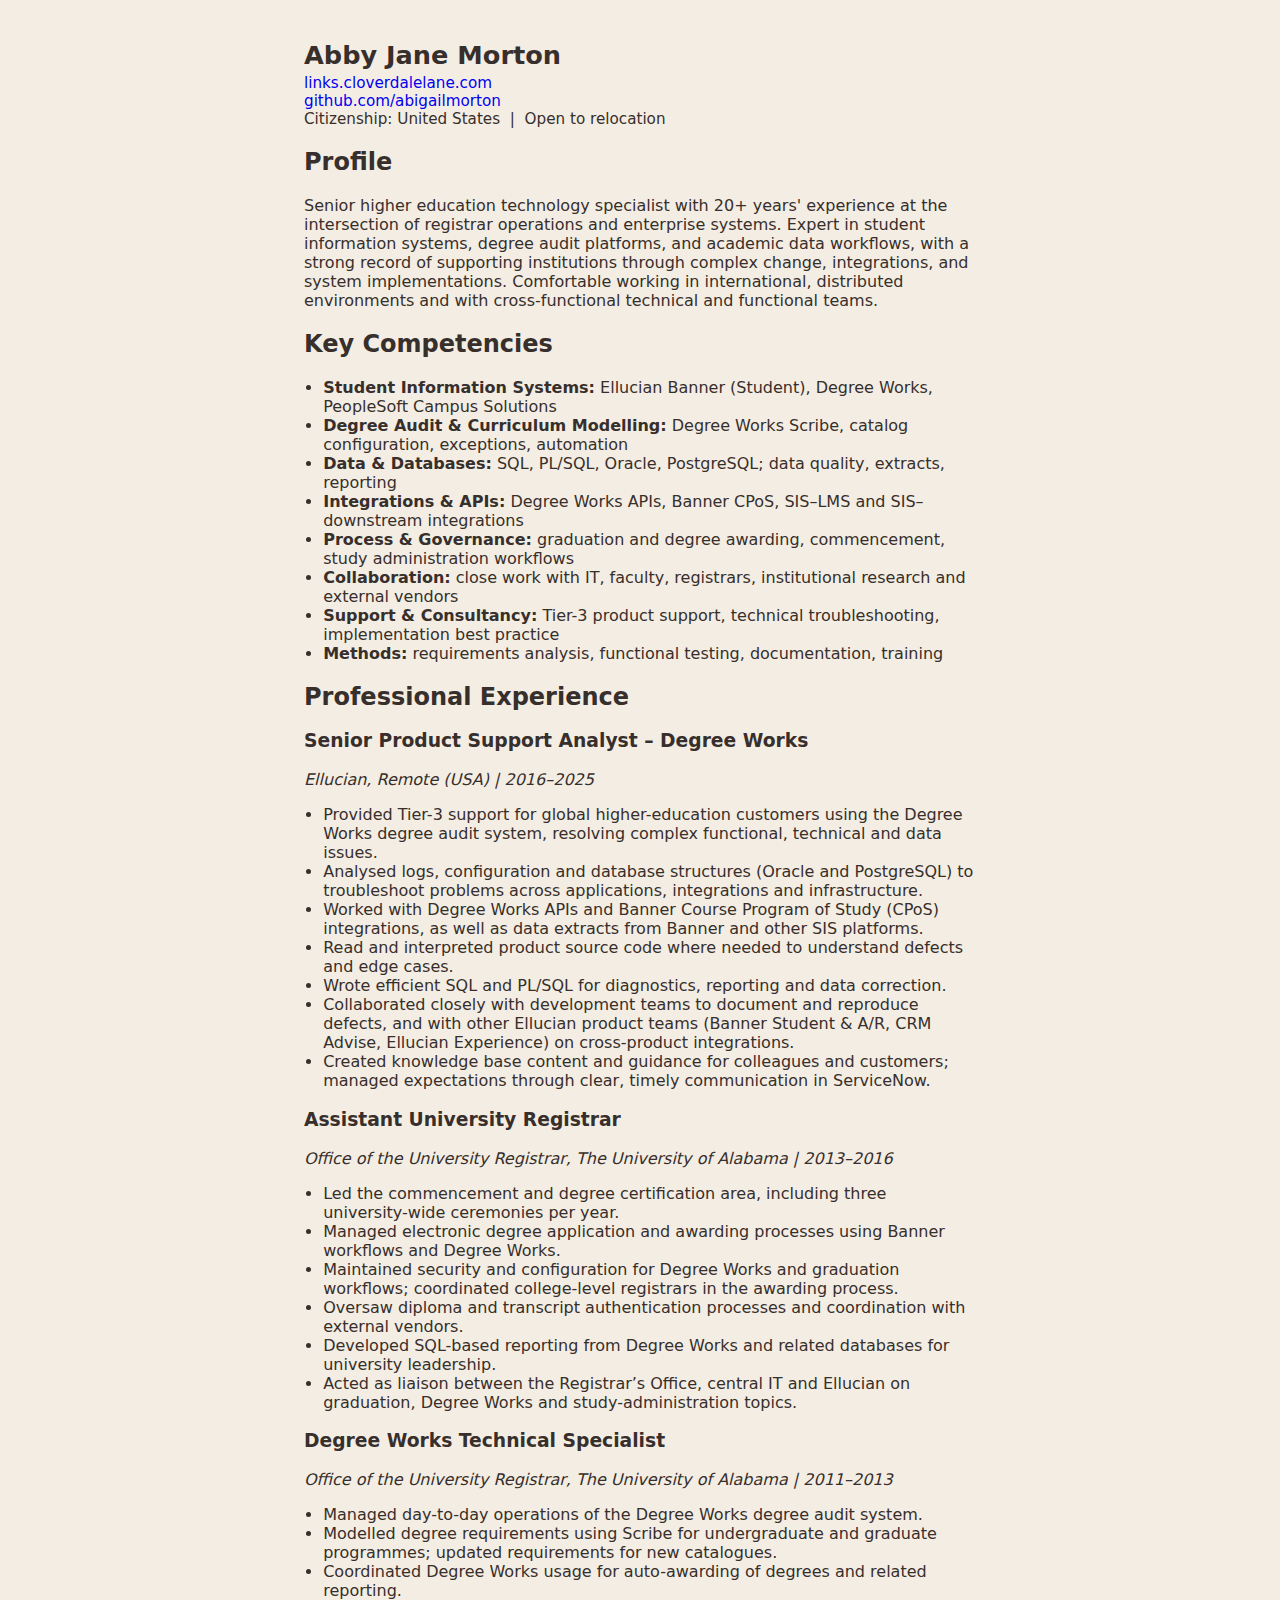
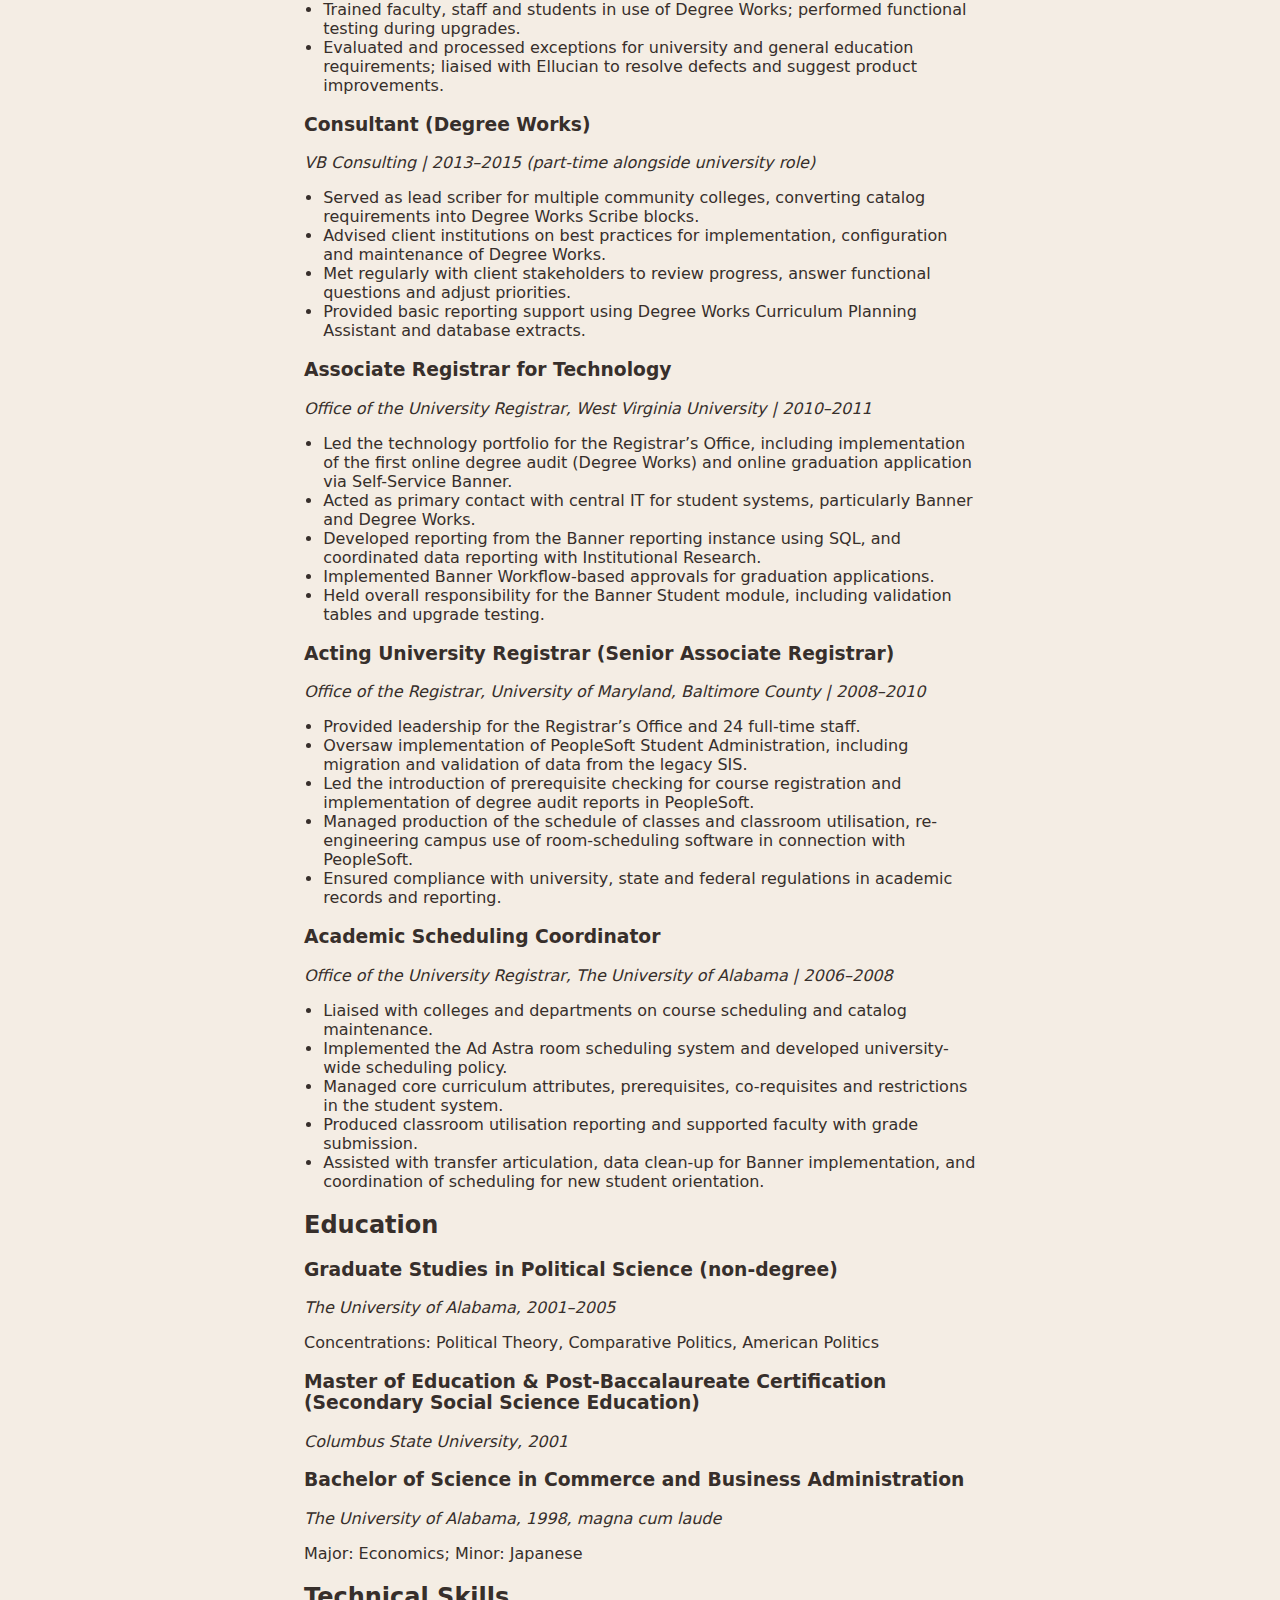
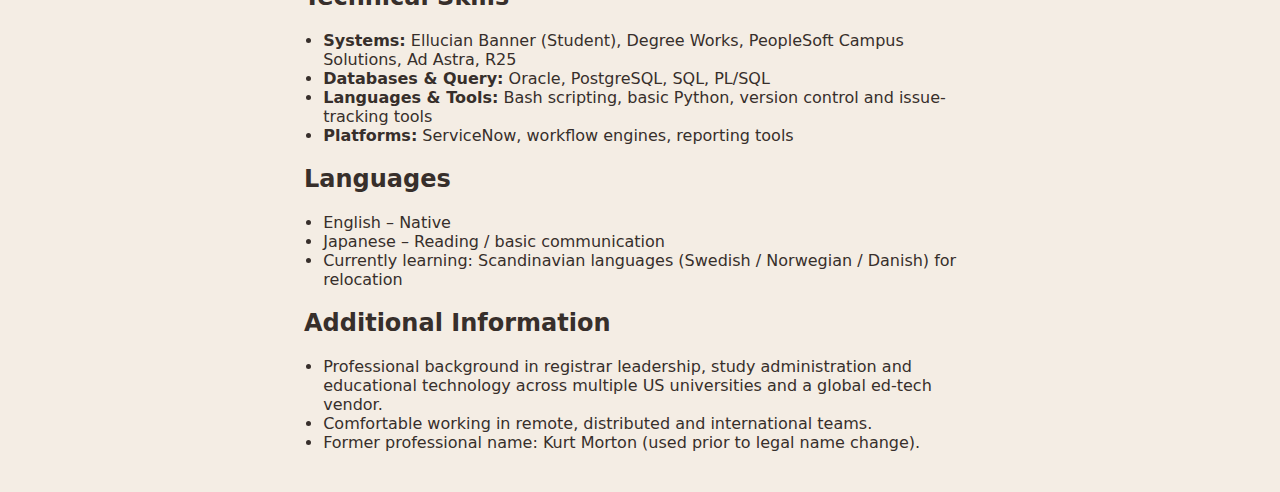
<file: ajm-2025-issues.html>
<!DOCTYPE html>
<html lang="en">
<head>
  <meta charset="utf-8">
  <title>Abby Jane Morton – CV</title>
  <meta name="viewport" content="width=device-width, initial-scale=1">
  <meta name="description" content="Curriculum vitae for Abby Jane Morton.">
  <link rel="stylesheet" href="style.css"> <!-- optional -->
  <meta name="robots" content="noindex, nofollow">
  <meta name="googlebot" content="noindex, nofollow">
  <meta name="bingbot" content="noindex, nofollow">
</head>
<body>
<main class="cv">

    <header class="cv-header">
    <h1 class="cv-name">Abby Jane Morton</h1>

    <p class="cv-line">
        <a href="https://links.cloverdalelane.com" target="_blank" rel="noopener">
        links.cloverdalelane.com
        </a>
    </p>

    <p class="cv-line">
        <a href="https://github.com/abigailmorton" target="_blank" rel="noopener">
        github.com/abigailmorton
        </a>
    </p>

    <p class="cv-line">
        Citizenship: United States &nbsp;|&nbsp; Open to relocation
    </p>
    </header>



  <section id="profile">
    <h2>Profile</h2>
    <p>
      Senior higher education technology specialist with 20+ years' experience at the intersection
      of registrar operations and enterprise systems. Expert in student information systems,
      degree audit platforms, and academic data workflows, with a strong record of supporting
      institutions through complex change, integrations, and system implementations. Comfortable
      working in international, distributed environments and with cross-functional technical and
      functional teams.
    </p>
  </section>

  <section id="key-competencies">
    <h2>Key Competencies</h2>
    <ul>
      <li><strong>Student Information Systems:</strong> Ellucian Banner (Student), Degree Works, PeopleSoft Campus Solutions</li>
      <li><strong>Degree Audit &amp; Curriculum Modelling:</strong> Degree Works Scribe, catalog configuration, exceptions, automation</li>
      <li><strong>Data &amp; Databases:</strong> SQL, PL/SQL, Oracle, PostgreSQL; data quality, extracts, reporting</li>
      <li><strong>Integrations &amp; APIs:</strong> Degree Works APIs, Banner CPoS, SIS–LMS and SIS–downstream integrations</li>
      <li><strong>Process &amp; Governance:</strong> graduation and degree awarding, commencement, study administration workflows</li>
      <li><strong>Collaboration:</strong> close work with IT, faculty, registrars, institutional research and external vendors</li>
      <li><strong>Support &amp; Consultancy:</strong> Tier-3 product support, technical troubleshooting, implementation best practice</li>
      <li><strong>Methods:</strong> requirements analysis, functional testing, documentation, training</li>
    </ul>
  </section>

  <section id="experience">
    <h2>Professional Experience</h2>

    <article class="role">
      <h3>Senior Product Support Analyst – Degree Works</h3>
      <p><em>Ellucian, Remote (USA) | 2016–2025</em></p>
      <ul>
        <li>Provided Tier-3 support for global higher-education customers using the Degree Works degree audit system, resolving complex functional, technical and data issues.</li>
        <li>Analysed logs, configuration and database structures (Oracle and PostgreSQL) to troubleshoot problems across applications, integrations and infrastructure.</li>
        <li>Worked with Degree Works APIs and Banner Course Program of Study (CPoS) integrations, as well as data extracts from Banner and other SIS platforms.</li>
        <li>Read and interpreted product source code where needed to understand defects and edge cases.</li>
        <li>Wrote efficient SQL and PL/SQL for diagnostics, reporting and data correction.</li>
        <li>Collaborated closely with development teams to document and reproduce defects, and with other Ellucian product teams (Banner Student &amp; A/R, CRM Advise, Ellucian Experience) on cross-product integrations.</li>
        <li>Created knowledge base content and guidance for colleagues and customers; managed expectations through clear, timely communication in ServiceNow.</li>
      </ul>
    </article>

    <article class="role">
      <h3>Assistant University Registrar</h3>
      <p><em>Office of the University Registrar, The University of Alabama | 2013–2016</em></p>
      <ul>
        <li>Led the commencement and degree certification area, including three university-wide ceremonies per year.</li>
        <li>Managed electronic degree application and awarding processes using Banner workflows and Degree Works.</li>
        <li>Maintained security and configuration for Degree Works and graduation workflows; coordinated college-level registrars in the awarding process.</li>
        <li>Oversaw diploma and transcript authentication processes and coordination with external vendors.</li>
        <li>Developed SQL-based reporting from Degree Works and related databases for university leadership.</li>
        <li>Acted as liaison between the Registrar’s Office, central IT and Ellucian on graduation, Degree Works and study-administration topics.</li>
      </ul>
    </article>

    <article class="role">
      <h3>Degree Works Technical Specialist</h3>
      <p><em>Office of the University Registrar, The University of Alabama | 2011–2013</em></p>
      <ul>
        <li>Managed day-to-day operations of the Degree Works degree audit system.</li>
        <li>Modelled degree requirements using Scribe for undergraduate and graduate programmes; updated requirements for new catalogues.</li>
        <li>Coordinated Degree Works usage for auto-awarding of degrees and related reporting.</li>
        <li>Trained faculty, staff and students in use of Degree Works; performed functional testing during upgrades.</li>
        <li>Evaluated and processed exceptions for university and general education requirements; liaised with Ellucian to resolve defects and suggest product improvements.</li>
      </ul>
    </article>

    <article class="role">
      <h3>Consultant (Degree Works)</h3>
      <p><em>VB Consulting | 2013–2015 (part-time alongside university role)</em></p>
      <ul>
        <li>Served as lead scriber for multiple community colleges, converting catalog requirements into Degree Works Scribe blocks.</li>
        <li>Advised client institutions on best practices for implementation, configuration and maintenance of Degree Works.</li>
        <li>Met regularly with client stakeholders to review progress, answer functional questions and adjust priorities.</li>
        <li>Provided basic reporting support using Degree Works Curriculum Planning Assistant and database extracts.</li>
      </ul>
    </article>

    <article class="role">
      <h3>Associate Registrar for Technology</h3>
      <p><em>Office of the University Registrar, West Virginia University | 2010–2011</em></p>
      <ul>
        <li>Led the technology portfolio for the Registrar’s Office, including implementation of the first online degree audit (Degree Works) and online graduation application via Self-Service Banner.</li>
        <li>Acted as primary contact with central IT for student systems, particularly Banner and Degree Works.</li>
        <li>Developed reporting from the Banner reporting instance using SQL, and coordinated data reporting with Institutional Research.</li>
        <li>Implemented Banner Workflow-based approvals for graduation applications.</li>
        <li>Held overall responsibility for the Banner Student module, including validation tables and upgrade testing.</li>
      </ul>
    </article>

    <article class="role">
      <h3>Acting University Registrar (Senior Associate Registrar)</h3>
      <p><em>Office of the Registrar, University of Maryland, Baltimore County | 2008–2010</em></p>
      <ul>
        <li>Provided leadership for the Registrar’s Office and 24 full-time staff.</li>
        <li>Oversaw implementation of PeopleSoft Student Administration, including migration and validation of data from the legacy SIS.</li>
        <li>Led the introduction of prerequisite checking for course registration and implementation of degree audit reports in PeopleSoft.</li>
        <li>Managed production of the schedule of classes and classroom utilisation, re-engineering campus use of room-scheduling software in connection with PeopleSoft.</li>
        <li>Ensured compliance with university, state and federal regulations in academic records and reporting.</li>
      </ul>
    </article>

    <article class="role">
      <h3>Academic Scheduling Coordinator</h3>
      <p><em>Office of the University Registrar, The University of Alabama | 2006–2008</em></p>
      <ul>
        <li>Liaised with colleges and departments on course scheduling and catalog maintenance.</li>
        <li>Implemented the Ad Astra room scheduling system and developed university-wide scheduling policy.</li>
        <li>Managed core curriculum attributes, prerequisites, co-requisites and restrictions in the student system.</li>
        <li>Produced classroom utilisation reporting and supported faculty with grade submission.</li>
        <li>Assisted with transfer articulation, data clean-up for Banner implementation, and coordination of scheduling for new student orientation.</li>
      </ul>
    </article>

  </section>

  <section id="education">
    <h2>Education</h2>

    <article>
      <h3>Graduate Studies in Political Science (non-degree)</h3>
      <p><em>The University of Alabama, 2001–2005</em></p>
      <p>Concentrations: Political Theory, Comparative Politics, American Politics</p>
    </article>

    <article>
      <h3>Master of Education &amp; Post-Baccalaureate Certification (Secondary Social Science Education)</h3>
      <p><em>Columbus State University, 2001</em></p>
    </article>

    <article>
      <h3>Bachelor of Science in Commerce and Business Administration</h3>
      <p><em>The University of Alabama, 1998, magna cum laude</em></p>
      <p>Major: Economics; Minor: Japanese</p>
    </article>
  </section>

  <section id="technical-skills">
    <h2>Technical Skills</h2>
    <ul>
      <li><strong>Systems:</strong> Ellucian Banner (Student), Degree Works, PeopleSoft Campus Solutions, Ad Astra, R25</li>
      <li><strong>Databases &amp; Query:</strong> Oracle, PostgreSQL, SQL, PL/SQL</li>
      <li><strong>Languages &amp; Tools:</strong> Bash scripting, basic Python, version control and issue-tracking tools</li>
      <li><strong>Platforms:</strong> ServiceNow, workflow engines, reporting tools</li>
    </ul>
  </section>

  <section id="languages">
    <h2>Languages</h2>
    <ul>
      <li>English – Native</li>
      <li>Japanese – Reading / basic communication</li>
      <li>Currently learning: Scandinavian languages (Swedish / Norwegian / Danish) for relocation</li>
    </ul>
  </section>

  <section id="additional-information">
    <h2>Additional Information</h2>
    <ul>
      <li>Professional background in registrar leadership, study administration and educational technology across multiple US universities and a global ed-tech vendor.</li>
      <li>Comfortable working in remote, distributed and international teams.</li>
      <li>Former professional name: Kurt Morton (used prior to legal name change).</li>
    </ul>
  </section>

</main>
</body>
</html>
</file>
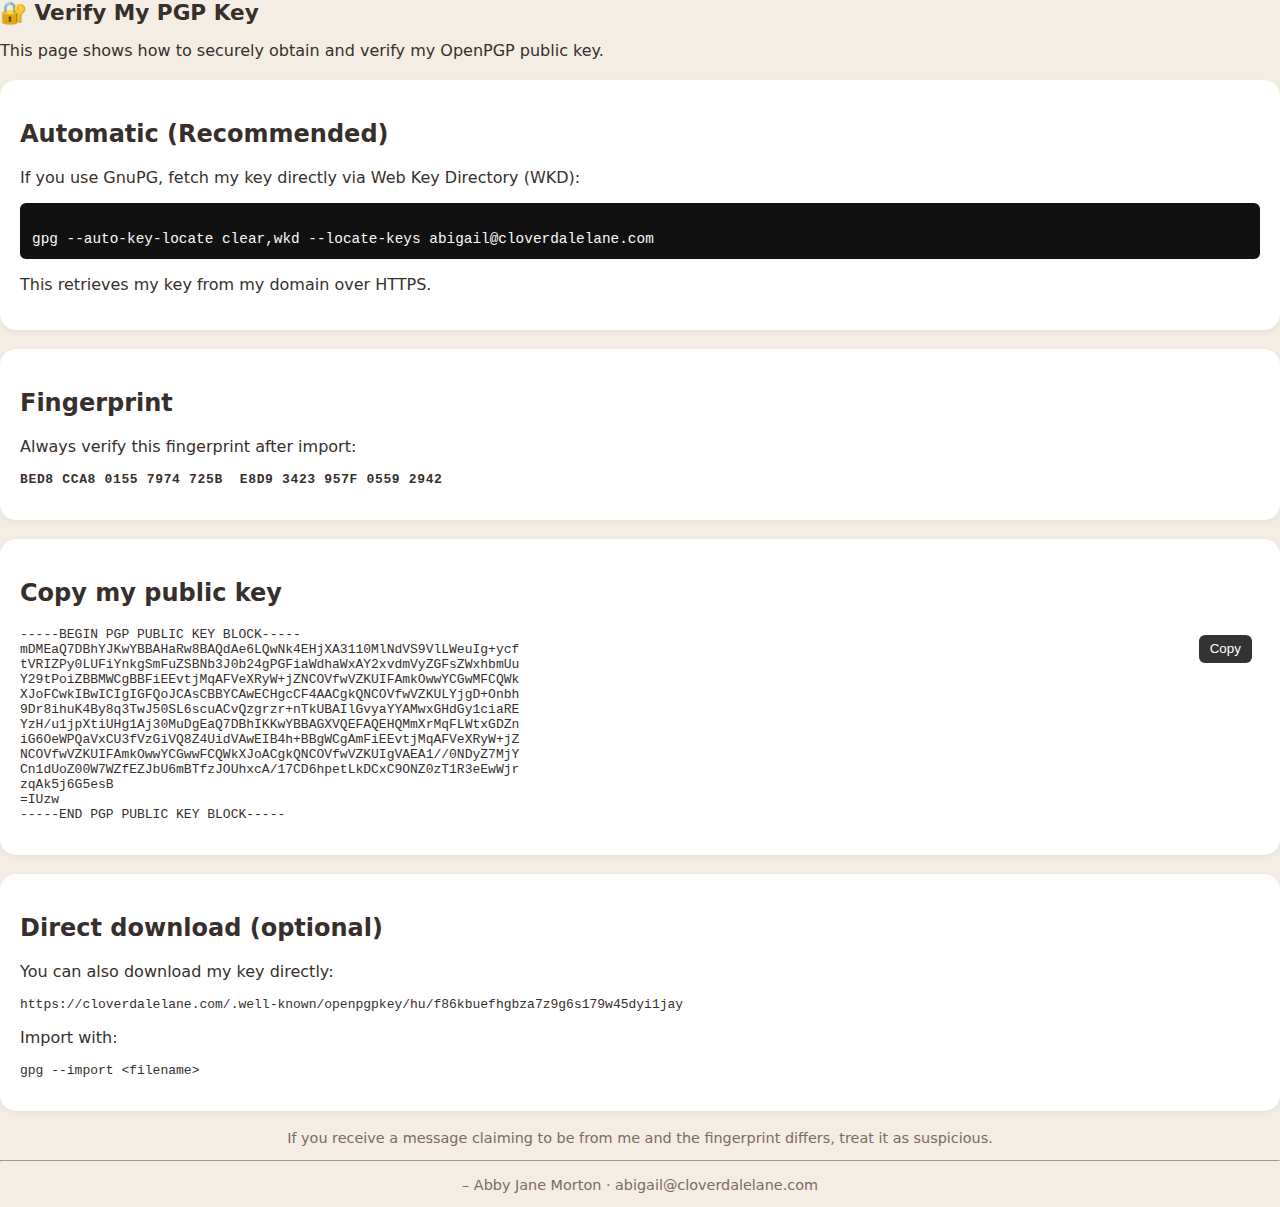
<file: verify-pgp.html>
<!DOCTYPE html>
<html lang="en">
<head>
<meta charset="utf-8" />
<meta name="viewport" content="width=device-width, initial-scale=1" />
<title>Verify My PGP Key — Abby Jane Morton</title>
<link rel="stylesheet" href="style.css">
</head>

<body class="page pgp">

<h1>🔐 Verify My PGP Key</h1>

<p>
This page shows how to securely obtain and verify my OpenPGP public key.
</p>

<div class="box">
<h2>Automatic (Recommended)</h2>
<p>
If you use GnuPG, fetch my key directly via Web Key Directory (WKD):
</p>

<div class="cmd">
gpg --auto-key-locate clear,wkd --locate-keys abigail@cloverdalelane.com
</div>

<p class="note">
This retrieves my key from my domain over HTTPS.
</p>
</div>

<div class="box">
<h2>Fingerprint</h2>
<p>Always verify this fingerprint after import:</p>

<pre class="fingerprint">
BED8 CCA8 0155 7974 725B  E8D9 3423 957F 0559 2942
</pre>
</div>

<div class="box">
<h2>Copy my public key</h2>

<div class="copywrap">
<button class="copy" onclick="copyKey()">Copy</button>

<pre id="pgpkey">
-----BEGIN PGP PUBLIC KEY BLOCK-----
mDMEaQ7DBhYJKwYBBAHaRw8BAQdAe6LQwNk4EHjXA3110MlNdVS9VlLWeuIg+ycf
tVRIZPy0LUFiYnkgSmFuZSBNb3J0b24gPGFiaWdhaWxAY2xvdmVyZGFsZWxhbmUu
Y29tPoiZBBMWCgBBFiEEvtjMqAFVeXRyW+jZNCOVfwVZKUIFAmkOwwYCGwMFCQWk
XJoFCwkIBwICIgIGFQoJCAsCBBYCAwECHgcCF4AACgkQNCOVfwVZKULYjgD+Onbh
9Dr8ihuK4By8q3TwJ50SL6scuACvQzgrzr+nTkUBAIlGvyaYYAMwxGHdGy1ciaRE
YzH/u1jpXtiUHg1Aj30MuDgEaQ7DBhIKKwYBBAGXVQEFAQEHQMmXrMqFLWtxGDZn
iG6OeWPQaVxCU3fVzGiVQ8Z4UidVAwEIB4h+BBgWCgAmFiEEvtjMqAFVeXRyW+jZ
NCOVfwVZKUIFAmkOwwYCGwwFCQWkXJoACgkQNCOVfwVZKUIgVAEA1//0NDyZ7MjY
Cn1dUoZ00W7WZfEZJbU6mBTfzJOUhxcA/17CD6hpetLkDCxC9ONZ0zT1R3eEwWjr
zqAk5j6G5esB
=IUzw
-----END PGP PUBLIC KEY BLOCK-----
</pre>
</div>

</div>

<div class="box">
<h2>Direct download (optional)</h2>

<p>
You can also download my key directly:
</p>

<pre>
https://cloverdalelane.com/.well-known/openpgpkey/hu/f86kbuefhgbza7z9g6s179w45dyi1jay
</pre>

<p>
Import with:
</p>

<pre>
gpg --import &lt;filename&gt;
</pre>
</div>

<footer>
<p>
If you receive a message claiming to be from me and the fingerprint differs,
treat it as suspicious.
</p>
<hr>
<p>
– Abby Jane Morton · abigail@cloverdalelane.com
</p>
</footer>

<script>
function copyKey() {
  const text = document.getElementById("pgpkey").innerText;
  navigator.clipboard.writeText(text).then(() => {
    alert("Public key copied to clipboard.");
  });
}
</script>

</body>
</html>
</file>
<file: style.css>
:root {  --bg:#f4ede4;      /* warm cream background */
  --card:#ffffff;
  --text:#372f2b;
  --muted:#7c6b63;
  --acc:#b7655b;     /* muted burgundy accent */}
* { box-sizing: border-box; }

body {
  margin: 0;
  font-family: ui-sans-serif, system-ui, -apple-system, Segoe UI, Roboto, Arial, sans-serif;
  background: var(--bg);
  color: var(--text);
}

.wrap { max-width: 720px; margin: 0 auto; padding: 40px 20px; }

.card {
  background: linear-gradient(180deg, rgba(255,255,255,.03), rgba(255,255,255,.01));
  border: 1px solid rgba(255,255,255,.08);
  border-radius: 18px;
  padding: 24px;
  box-shadow: 0 10px 30px rgba(0,0,0,.3);
}

header { display: flex; gap: 16px; align-items: center; }

/* AVATAR = square photo */
.avatar {
  width: 56px;
  height: 56px;
  border-radius: 0;     /* square corners */
  object-fit: cover;    /* fill without distortion */
  display: block;
}

/* Put name + avatar in a tidy header row */
.header {
  display: flex;
  align-items: center;
  gap: 12px;
  margin-bottom: 12px;
}

/* Banner image crops nicely and stays behind content */
.hero {
  width: 100%;
  height: 220px;         /* adjust to taste */
  object-fit: cover;
  border-radius: 12px;
  display: block;
}

/* Keep the link buttons below the banner */
.links {
  margin-top: 12px;      /* pushes buttons below the image */
}

/* Optional: dim banner so text on top is readable */
.hero-wrap { position: relative; }
.hero-wrap::after {
  content: "";
  position: absolute; inset: 0;
  background: linear-gradient(transparent, rgba(0,0,0,.35));
  border-radius: 12px;
  pointer-events: none;
}

h1 { font-size: 1.35rem; margin: 0; }
p.sub { margin: 6px 0 0; color: var(--muted); }

.links { display: grid; gap: 10px; margin: 22px 0; }
.links a {
  display: flex; align-items: center; gap: 10px;
  text-decoration: none; color: var(--text);
  background: var(--card);
  border: 1px solid rgba(255,255,255,.08);
  padding: 12px 14px; border-radius: 12px;
  transition: transform .05s ease, background .2s ease;
}
.links a:hover { transform: translateY(-1px); background: #828A8F; }

.badge {
  font-size: 1.1rem;
  /* width: 24px;  <-- remove this */
  display: inline-flex;
  align-items: center;
  gap: 2px;            /* tiny space between emojis */
  white-space: nowrap; /* keep them on one line */
  line-height: 1;
  text-align: center;
}

.box:first-of-type {
  margin-top: 1.25rem;
}

.card-header {
  display: flex;
  align-items: center;
  justify-content: space-between;
}

.copy-btn {
  font-size: 0.8rem;
  padding: 0.2rem 0.6rem;
}



.box {
  background: #fff;
/*  background: linear-gradient(180deg, #fff, #fdf7f2); */
  border-radius: 1rem;
  padding: 1.25rem;
  margin: 0 0 1.2rem 0;
  box-shadow: 0 2px 6px rgba(0,0,0,0.05);
  max-width: 100%;
  box-sizing: border-box;
  margin-left: auto;
  margin-right: auto;
}

.cmd {
  display: block;
  padding: 0.75rem;
  background: #111;
  color: #fafafa;
  border-radius: 6px;
  font-family: ui-monospace, SFMono-Regular, Menlo, Consolas, monospace;
  font-size: 0.9rem;
  margin-bottom: 12px
}

.fingerprint {
  font-weight: bold;
  letter-spacing: 0.05em;
}

.copywrap {
  position: relative;
}

button.copy {
  position: absolute;
  top: 0.5rem;
  right: 0.5rem;
  border: 0;
  background: #333;
  color: #fff;
  padding: 0.4rem 0.7rem;
  border-radius: 6px;
  cursor: pointer;
}
copy:hover { background: #000; }

.cmd,
.pre {
  white-space: pre-wrap;    /* wrap long lines at spaces */
  word-break: break-word;   /* if a long chunk has no spaces */
  overflow-x: auto;         /* allow horizontal scroll if needed */
}


.card h2 {
  margin-top: 0;
}

.code {
  display: block;
  background: rgba(0,0,0,0.06);
  border-radius: .5rem;
  padding: .75rem;
  font-family: monospace;
  overflow-x: auto;
}

.section {
  width: 100%;
  margin-top: 1.25rem;
}

.section.box {
  max-width: 100%;
}

.section.tips {
  border-radius: 1rem;
  padding: 1.25rem;
  margin: 0 0 1.2rem 0;
  box-shadow: 0 2px 6px rgba(0,0,0,0.05);
  max-width: 100%;
  box-sizing: border-box;
  margin-left: auto;
  margin-right: auto;
  background: linear-gradient(180deg, #fff, #fdf7f2);
  border: 1px solid rgba(183,101,91,.15);
}

/* Overall CV content width */
.cv {
  max-width: 720px;
  margin: 40px auto;
  padding-left: 1.5rem;   /* one unified left edge */
  padding-right: 1.5rem;
}

/* Header block */
.cv-header {
  display: block;          /* cancel the global flex */
  margin-left: 0;     /* your left margin */
}

.cv-header .cv-name {
  margin: 0 0 0.25rem 0;
  font-size: 1.6rem;
  font-weight: 600;
}

.cv-header .cv-line {
  margin: 0;
  font-size: 0.95rem;
}

/* The lines under the name */
.cv-line {
  margin: 0;
  font-size: 0.95rem;
}

/* Make sure links wrap nicely and don’t overflow */
.cv-line a {
  word-break: break-word;
  text-decoration: none;
}
.cv-line a:hover {
  text-decoration: underline;
}

/* Make bullet text and paragraphs align */
.cv p {
  margin-left: 0;
}

.cv ul {
  padding-left: 1.2rem;   /* control bullet indent */
}

.cv li {
  margin-left: 0;
}



.row { display:flex; gap:10px; flex-wrap: wrap; align-items: center; }
.mono { font-family: ui-monospace, SFMono-Regular, Menlo, Consolas, monospace; }
.pill { background: linear-gradient(180deg, #fff, #fdf7f2); border: 1px solid rgba(255,255,255,.12); border-radius: 999px; padding:6px 10px; color: var(--muted); }

footer { margin-top: 16px; font-size: .9rem; color: var(--muted); text-align: center; }
.copy { cursor:pointer; border:1px solid rgba(255,255,255,.12); background: transparent; color: var(--text); border-radius:10px; padding:6px 10px; }
</file>
